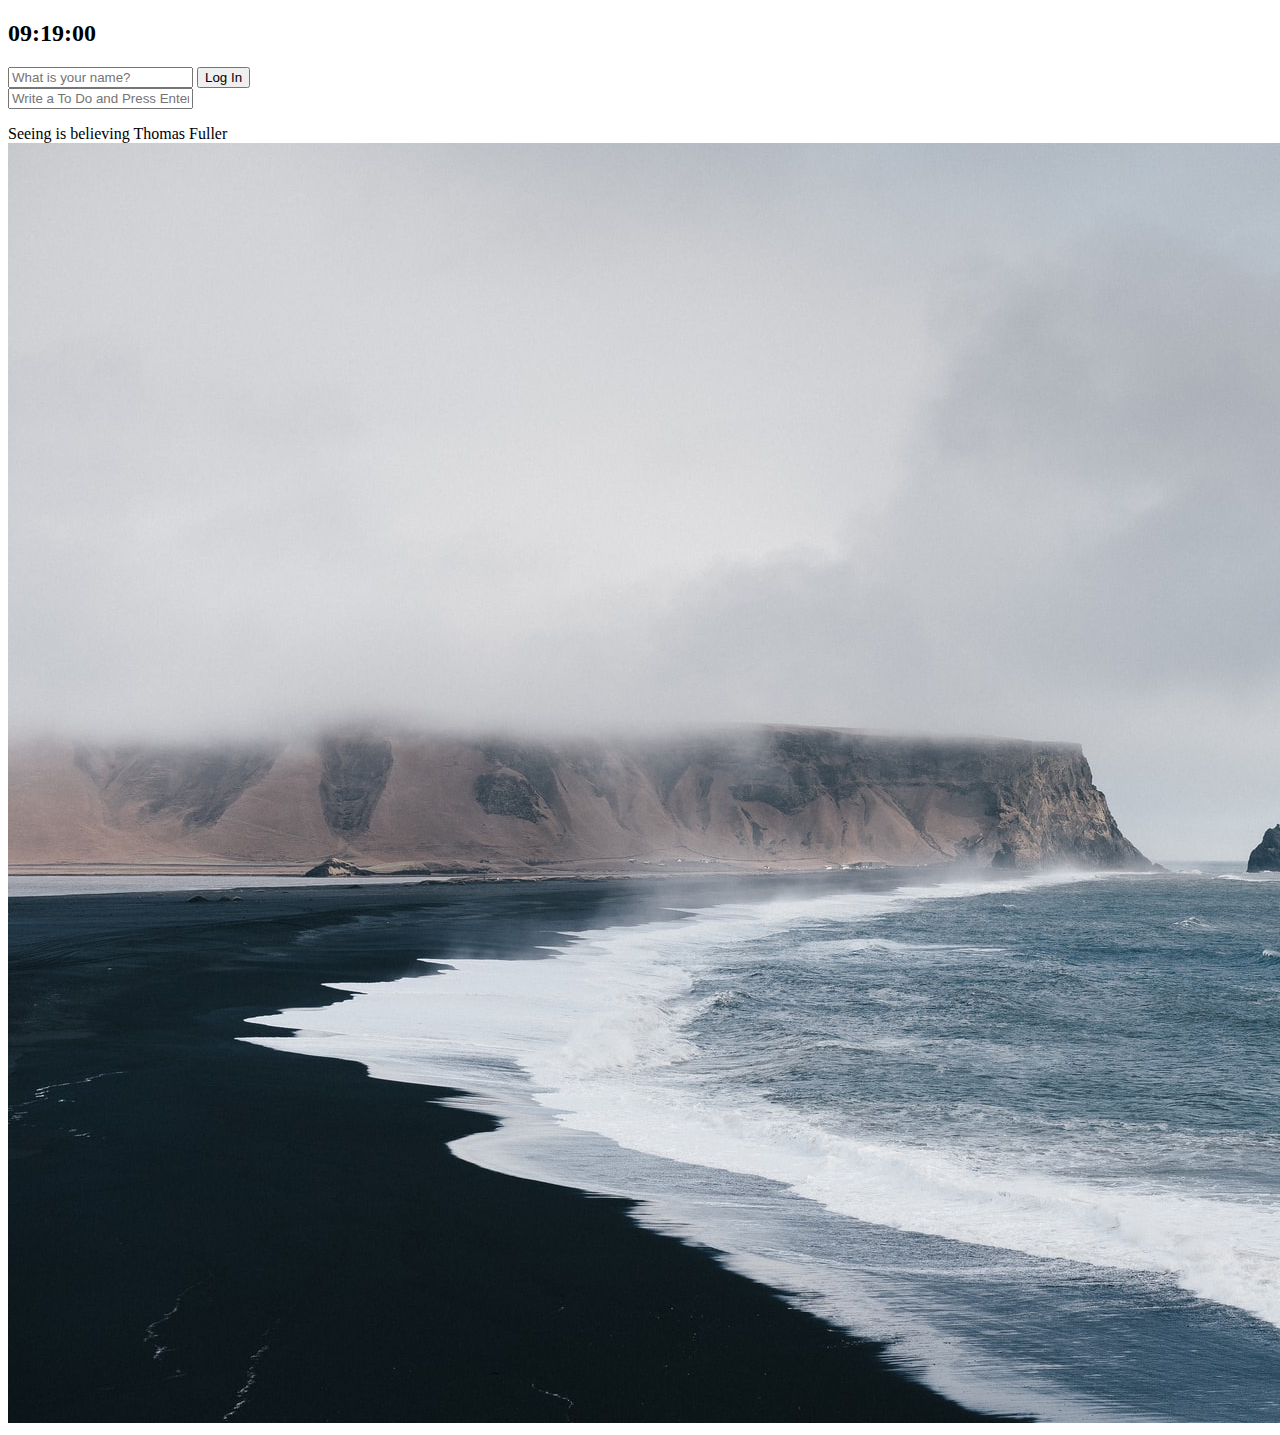
<file: ch4/index.html>
<!DOCTYPE html>
<html lang="ko">

<head>
    <link rel="stylesheet" href="css/style.css">
    <meta charset="UTF-8">
    <meta http-equiv="X-UA-Compatible" content="IE=edge">
    <meta name="viewport" content="width=device-width, initial-scale=1.0">
    <title>Momentum App</title>
</head>

<body>
    <h2 id="clock">00:00:00</h2>
    <form id="login-form" class="hidden">
        <input required maxlength="15" type="text" placeholder="What is your name?" />
        <input type="submit" value="Log In" />
    </form>
    <h1 id="greeting" class="hidden"></h1>
    <form id="todo-form">
        <input type="text" placeholder="Write a To Do and Press Enter" required />
    </form>
    <ul id="todo-list"></ul>
    <div id="quote">
        <span></span>
        <span></span>
    </div>
    <div id="weather">
        <span></span>
        <span></span>
    </div>
    <!-- <a href="https://nomadcoders.co">Go to courses</a> -->
    <script src="js/greetings.js"></script>
    <script src="js/clock.js"></script>
    <script src="js/quotes.js"></script>
    <script src="js/background.js"></script>
    <script src="js/todo.js"></script>
    <script src="js/weather.js"></script>
</body>

</html>
</file>
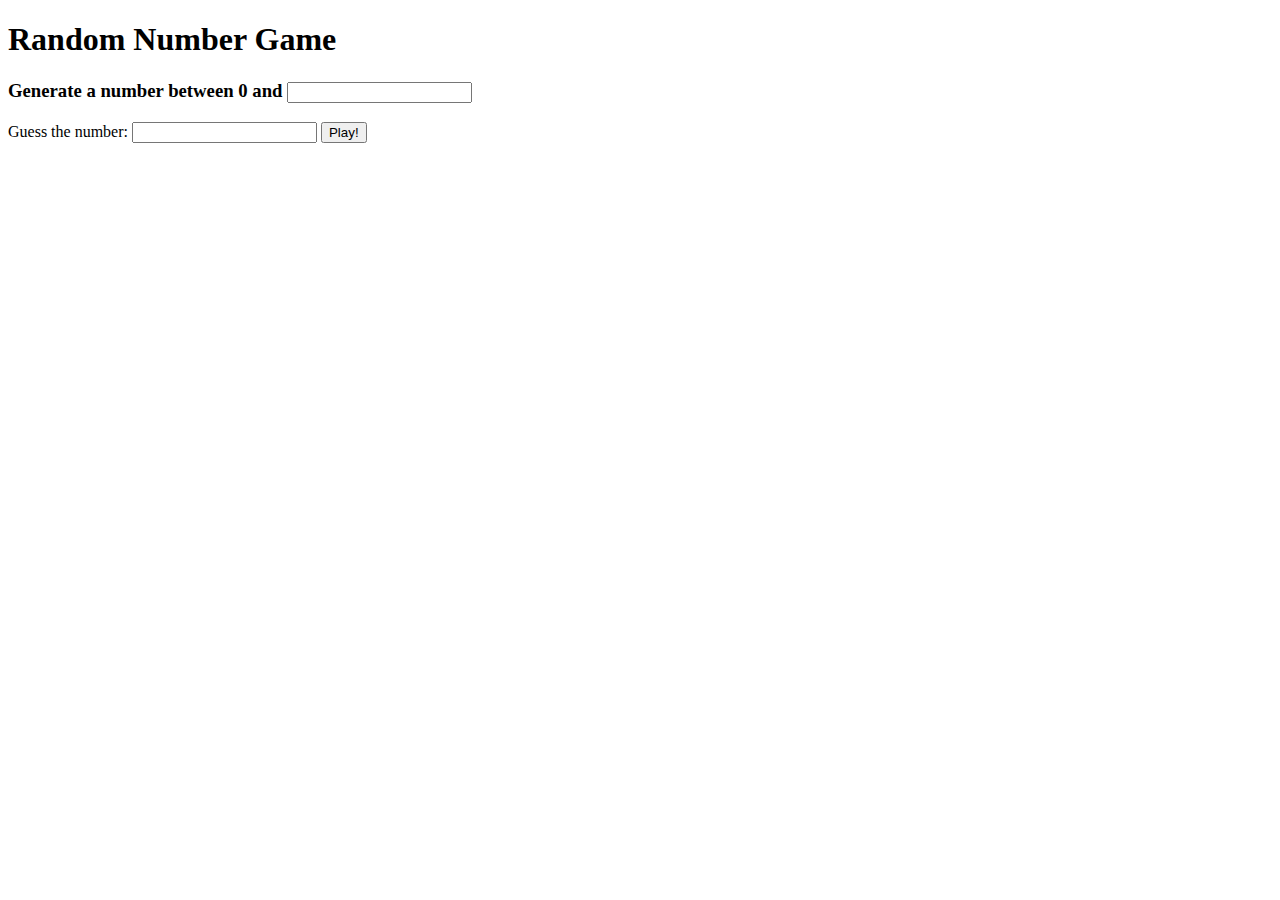
<file: assignments/220516.html>
<!DOCTYPE html>
<html>

<head>
    <title>Vanilla Challenge</title>
    <meta charset="UTF-8" />
</head>

<body>
    <h1>Random Number Game</h1>
    <form id="max-num">
        <h3>
            Generate a number between 0 and
            <input type="number" min="0" required />
        </h3>
    </form>
    <form id="chosen-num">
        Guess the number:
        <input type="number" min="0" required />
        <input type="submit" value="Play!" />
    </form>
    <div class="chosen-number"></div>
    <div class="result"></div>
    <script src="src/220516.js"></script>
</body>

</html>
</file>
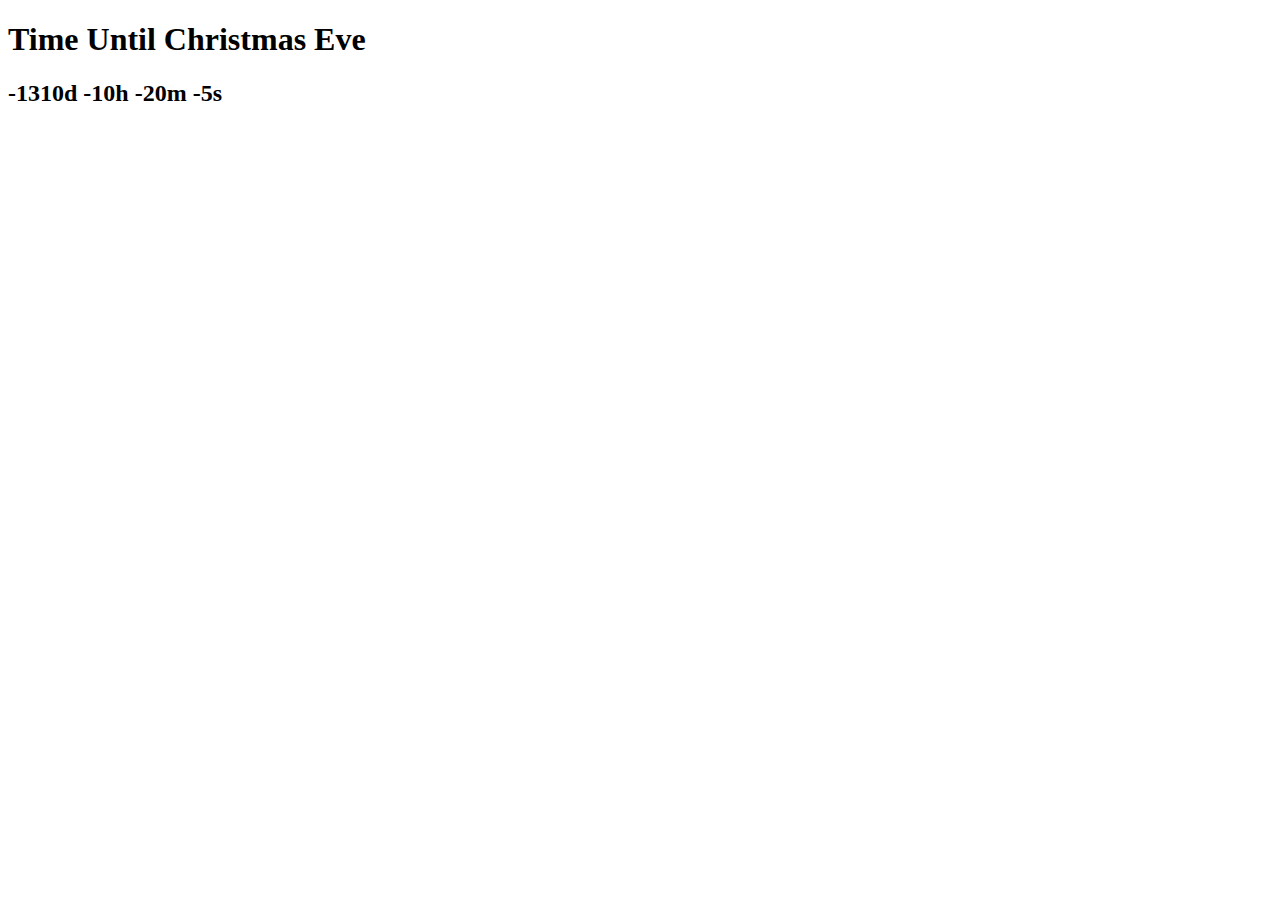
<file: assignments/220518.html>
<!DOCTYPE html>
<html lang="ko">

<head>
    <meta charset="UTF-8">
    <meta http-equiv="X-UA-Compatible" content="IE=edge">
    <meta name="viewport" content="width=device-width, initial-scale=1.0">
    <title>Document</title>
</head>

<body>
    <h1>Time Until Christmas Eve</h1>
    <h2 id="clock">000d 00h 00m 00s</h2>
    <script src="src/220518.js"></script>
</body>

</html>
</file>
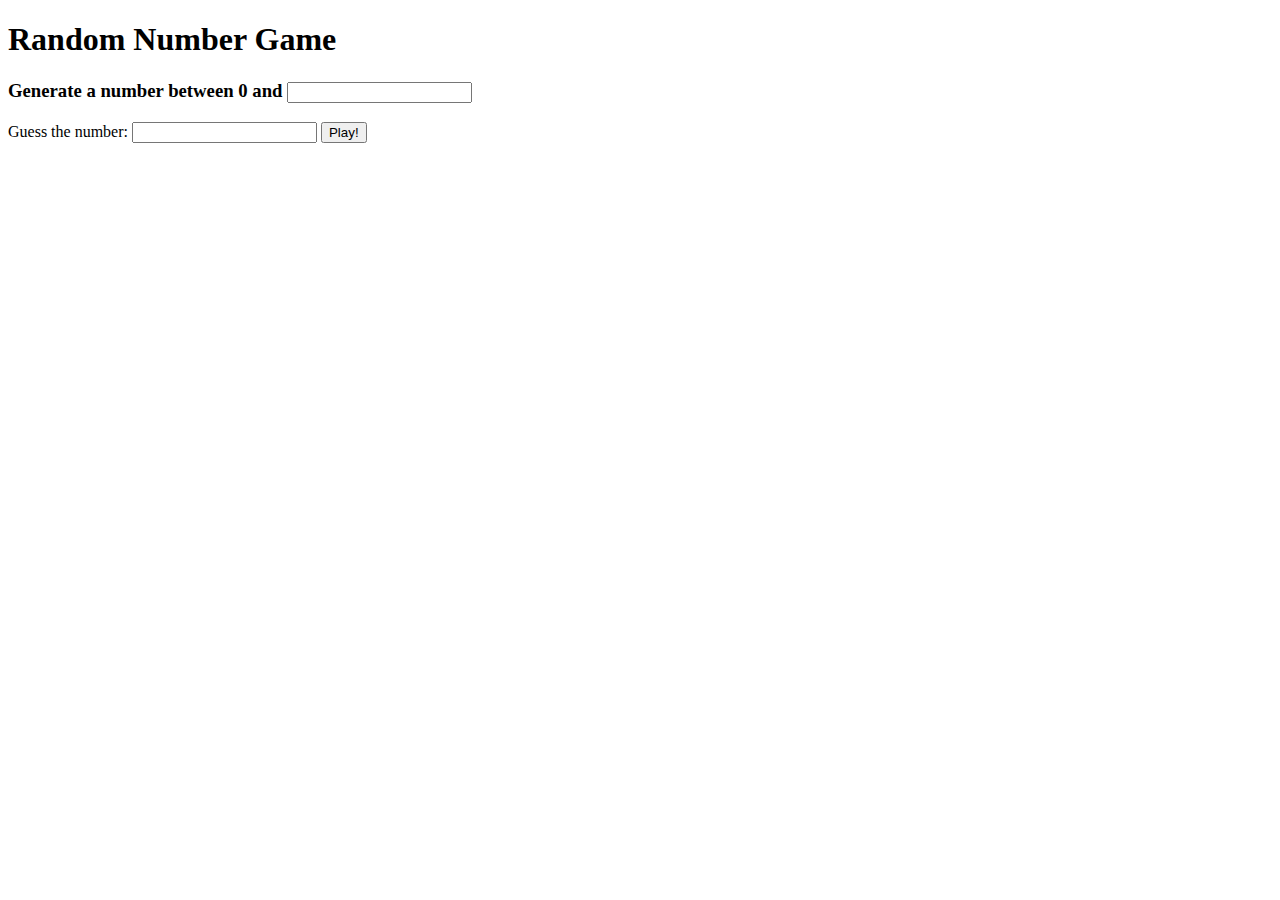
<file: assignments/220711.html>
<!DOCTYPE html>
<html lang="ko">

<head>
    <meta charset="UTF-8">
    <meta http-equiv="X-UA-Compatible" content="IE=edge">
    <meta name="viewport" content="width=device-width, initial-scale=1.0">
    <title>Document</title>
</head>

<body>
    <h1>Random Number Game</h1>
    <form class="casino-form">
        <h3>Generate a number between 0 and <input class="maxnum" type="number" min="0" required /></h3>
    </form>
    <form class="user-choice-form">
        <div>Guess the number: <input class="user-choice" type="number" min="0" required /> <input type="submit"
                value="Play!" /></div>
    </form>
    <div class="result"></div>
    <h4 class="outcome"></h4>
    <script src="src/220711.js"></script>
</body>

</html>
</file>
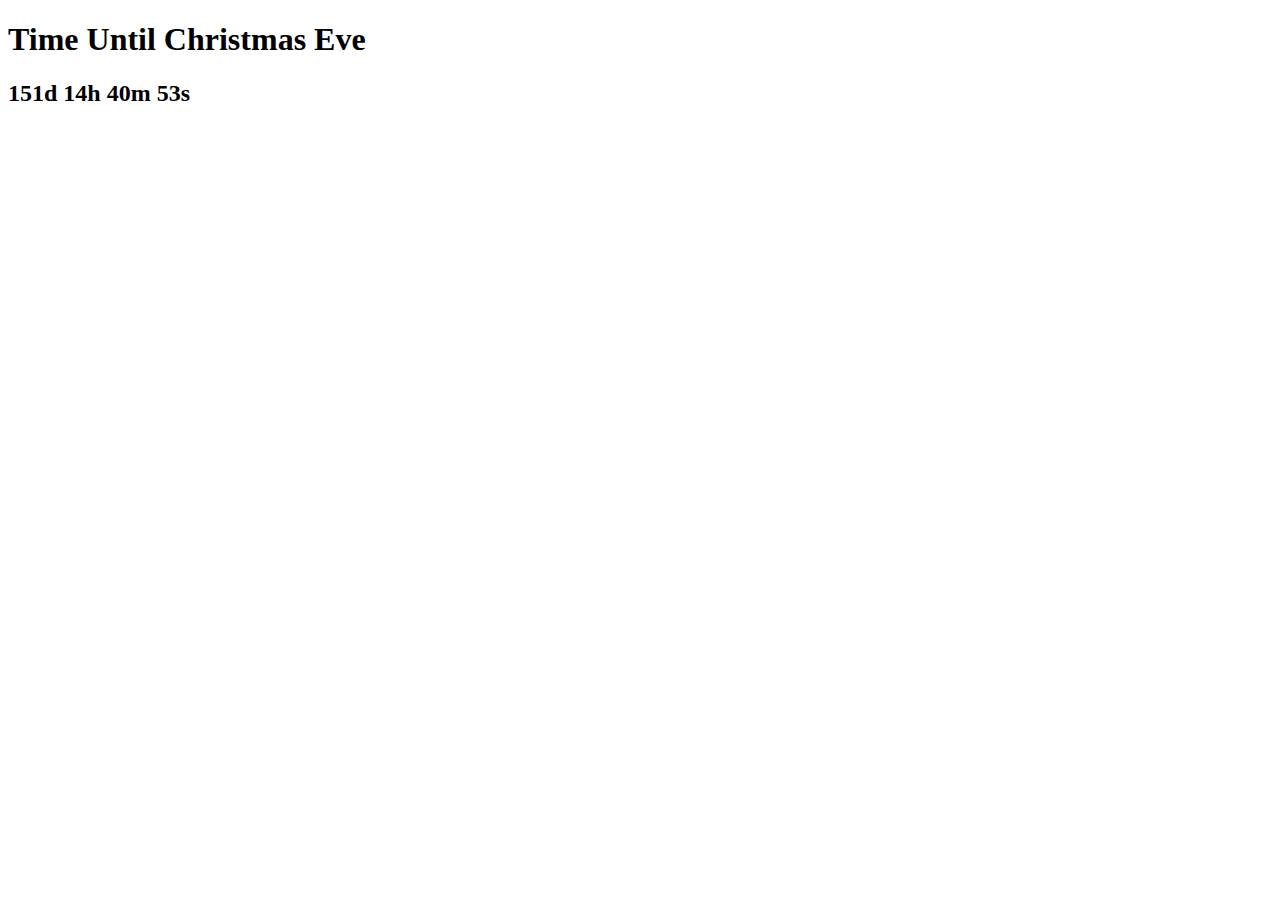
<file: assignments/220713.html>
<!DOCTYPE html>
<html lang="ko">

<head>
    <meta charset="UTF-8">
    <meta http-equiv="X-UA-Compatible" content="IE=edge">
    <meta name="viewport" content="width=device-width, initial-scale=1.0">
    <title>Document</title>
</head>

<body>
    <h1>Time Until Christmas Eve</h1>
    <h2 class="timer"></h2>
    <script src="src/220713.js"></script>
</body>

</html>
</file>
<file: ch4/css/style.css>
.hidden {
    display: none;
}
</file>
